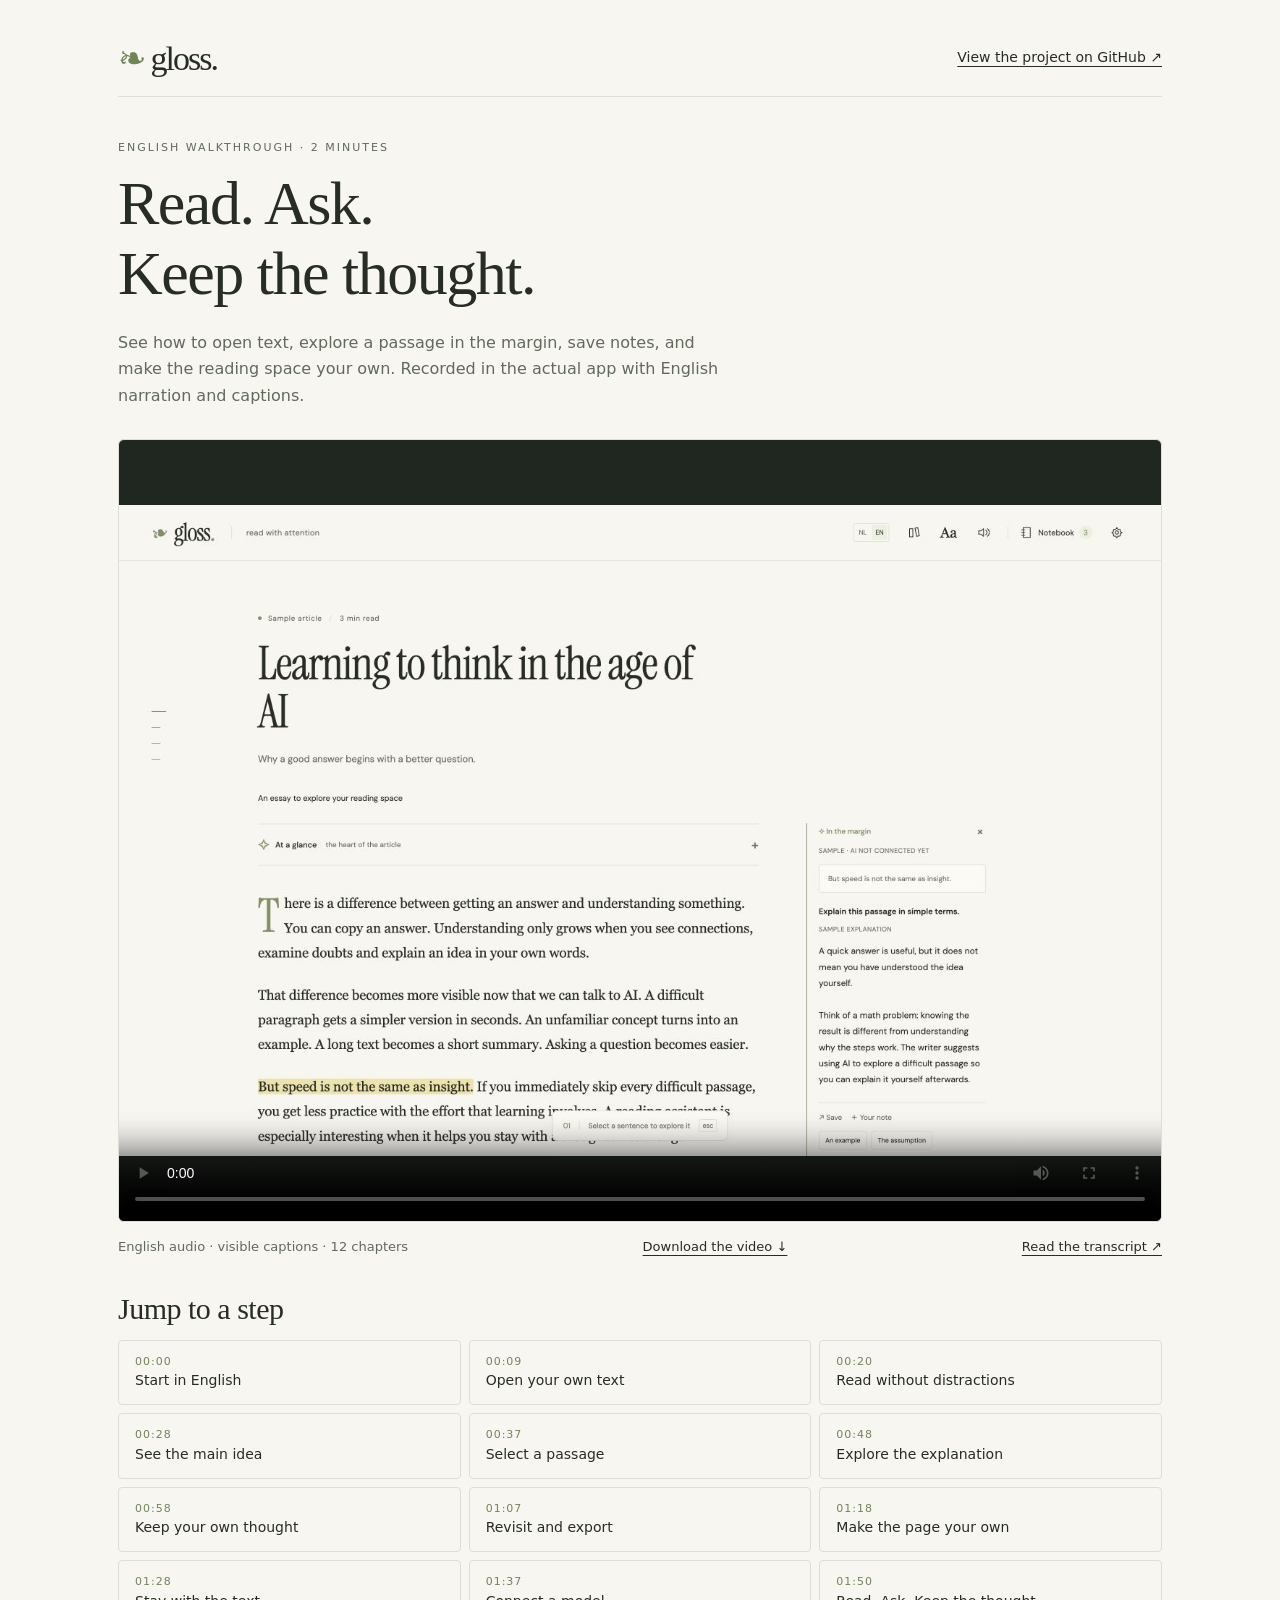
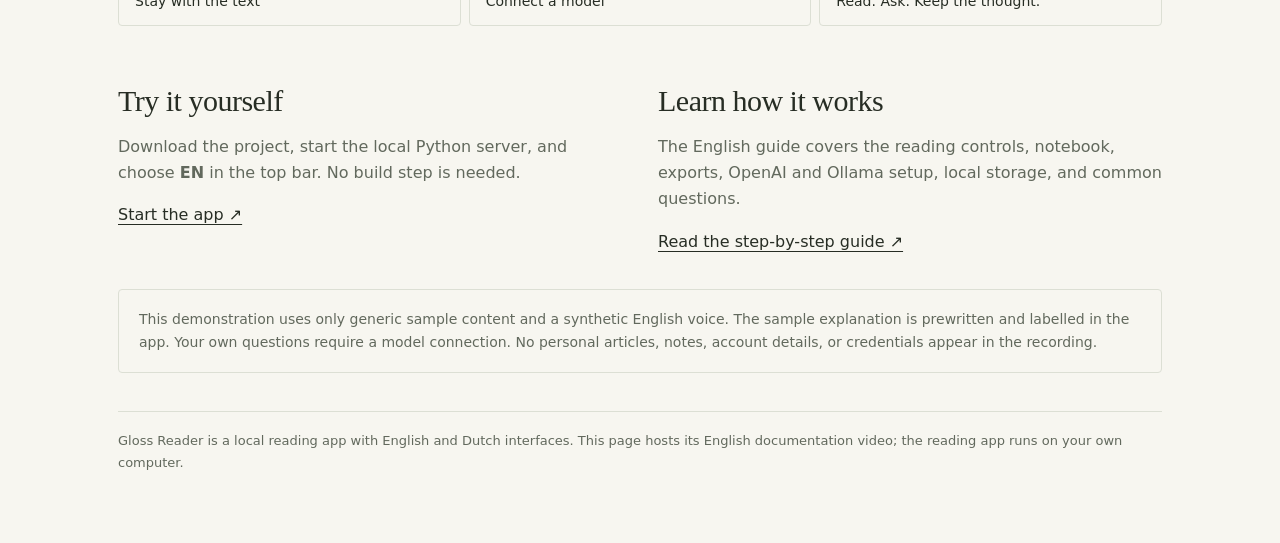
<file: docs/index.html>
<!doctype html>
<html lang="en">
<head>
  <meta charset="utf-8">
  <meta name="viewport" content="width=device-width,initial-scale=1">
  <meta name="description" content="Learn how Gloss Reader works in a two-minute English walkthrough, with narration, captions and a written guide.">
  <title>Gloss Reader — English walkthrough</title>
  <style>
    :root{color-scheme:light;--paper:#f7f6f0;--ink:#272d24;--muted:#62695d;--line:#dcdfd4;--accent:#73845a}*{box-sizing:border-box}body{margin:0;background:var(--paper);color:var(--ink);font:16px/1.65 system-ui,sans-serif}main{max-width:1100px;margin:auto;padding:38px 28px 70px}header{display:flex;align-items:center;justify-content:space-between;border-bottom:1px solid var(--line);padding-bottom:18px}.brand{font:34px Georgia,serif;letter-spacing:-2px;color:var(--ink);text-decoration:none}.brand span{color:var(--accent)}a{color:var(--ink);text-underline-offset:4px}header a:last-child{font-size:14px}.intro{max-width:760px;margin:42px 0 30px}.eyebrow{text-transform:uppercase;letter-spacing:2px;font-size:11px;color:var(--muted)}h1{font:clamp(36px,5vw,62px)/1.12 Georgia,serif;letter-spacing:-1.5px;margin:12px 0 22px}h2{font:30px Georgia,serif;letter-spacing:-.5px;margin:34px 0 14px}.intro p:last-child{max-width:620px;color:var(--muted)}video{display:block;width:100%;background:#202620;border:1px solid var(--line);border-radius:6px;aspect-ratio:4/3}.video-meta{display:flex;justify-content:space-between;gap:18px;flex-wrap:wrap;margin:14px 0 28px;font-size:13px;color:var(--muted)}.chapters{display:grid;grid-template-columns:repeat(3,1fr);gap:8px}.chapters button{font:14px/1.5 system-ui,sans-serif;text-align:left;padding:13px 16px;border:1px solid var(--line);border-radius:4px;background:transparent;color:var(--ink);cursor:pointer}.chapters button:hover,.chapters button:focus-visible{background:#e9ecdf}.chapters time{display:block;font-size:11px;letter-spacing:1px;color:var(--accent)}.details{display:grid;grid-template-columns:1fr 1fr;gap:36px;margin-top:24px}.details p{color:var(--muted)}.notice{padding:18px 20px;border:1px solid var(--line);border-radius:4px;font-size:14px;color:var(--muted);margin-top:34px}footer{font-size:13px;border-top:1px solid var(--line);margin-top:38px;padding-top:18px;color:var(--muted)}@media(max-width:680px){main{padding:24px 18px 46px}.intro{margin-top:30px}.chapters{grid-template-columns:1fr 1fr}.details{grid-template-columns:1fr;gap:0}.brand{font-size:30px}}
  </style>
</head>
<body>
  <main>
    <header><a class="brand" href="https://github.com/robbertvanempel/gloss-reader"><span>❧</span> gloss.</a><a href="https://github.com/robbertvanempel/gloss-reader">View the project on GitHub ↗</a></header>
    <section class="intro"><p class="eyebrow">English walkthrough · 2 minutes</p><h1>Read. Ask.<br>Keep the thought.</h1><p>See how to open text, explore a passage in the margin, save notes, and make the reading space your own. Recorded in the actual app with English narration and captions.</p></section>
    <video id="walkthrough" controls playsinline preload="metadata" poster="demo-poster.jpg" aria-label="Gloss Reader English walkthrough">
      <source src="gloss-reader-walkthrough.mp4" type="video/mp4">
      <track kind="captions" src="gloss-reader-walkthrough.vtt" srclang="en" label="English">
      Your browser does not support this video. <a href="gloss-reader-walkthrough.mp4">Download the MP4</a> or read the transcript linked below.
    </video>
    <div class="video-meta"><span>English audio · visible captions · 12 chapters</span><a href="gloss-reader-walkthrough.mp4" download>Download the video ↓</a><a href="https://github.com/robbertvanempel/gloss-reader/blob/main/docs/walkthrough.md">Read the transcript ↗</a></div>
    <section aria-labelledby="chapter-heading"><h2 id="chapter-heading">Jump to a step</h2><div class="chapters">
      <button data-time="0"><time>00:00</time>Start in English</button>
      <button data-time="9.78"><time>00:09</time>Open your own text</button>
      <button data-time="20.15"><time>00:20</time>Read without distractions</button>
      <button data-time="28.647"><time>00:28</time>See the main idea</button>
      <button data-time="37.284"><time>00:37</time>Select a passage</button>
      <button data-time="48.32"><time>00:48</time>Explore the explanation</button>
      <button data-time="58.888"><time>00:58</time>Keep your own thought</button>
      <button data-time="67.496"><time>01:07</time>Revisit and export</button>
      <button data-time="78.354"><time>01:18</time>Make the page your own</button>
      <button data-time="88.648"><time>01:28</time>Stay with the text</button>
      <button data-time="97.835"><time>01:37</time>Connect a model</button>
      <button data-time="110.129"><time>01:50</time>Read. Ask. Keep the thought.</button>
    </div></section>
    <section class="details"><div><h2>Try it yourself</h2><p>Download the project, start the local Python server, and choose <strong>EN</strong> in the top bar. No build step is needed.</p><a href="https://github.com/robbertvanempel/gloss-reader#start-the-app">Start the app ↗</a></div><div><h2>Learn how it works</h2><p>The English guide covers the reading controls, notebook, exports, OpenAI and Ollama setup, local storage, and common questions.</p><a href="https://github.com/robbertvanempel/gloss-reader/blob/main/docs/user-guide.md">Read the step-by-step guide ↗</a></div></section>
    <p class="notice">This demonstration uses only generic sample content and a synthetic English voice. The sample explanation is prewritten and labelled in the app. Your own questions require a model connection. No personal articles, notes, account details, or credentials appear in the recording.</p>
    <footer>Gloss Reader is a local reading app with English and Dutch interfaces. This page hosts its English documentation video; the reading app runs on your own computer.</footer>
  </main>
  <script>
    const video=document.getElementById('walkthrough');
    document.querySelectorAll('[data-time]').forEach(button=>button.addEventListener('click',()=>{
      const jump=()=>{video.currentTime=Number(button.dataset.time);video.play().catch(()=>{});};
      if(video.readyState>=1)jump();
      else video.addEventListener('loadedmetadata',jump,{once:true});
      video.scrollIntoView({behavior:'smooth',block:'center'});
    }));
  </script>
</body>
</html>
</file>
